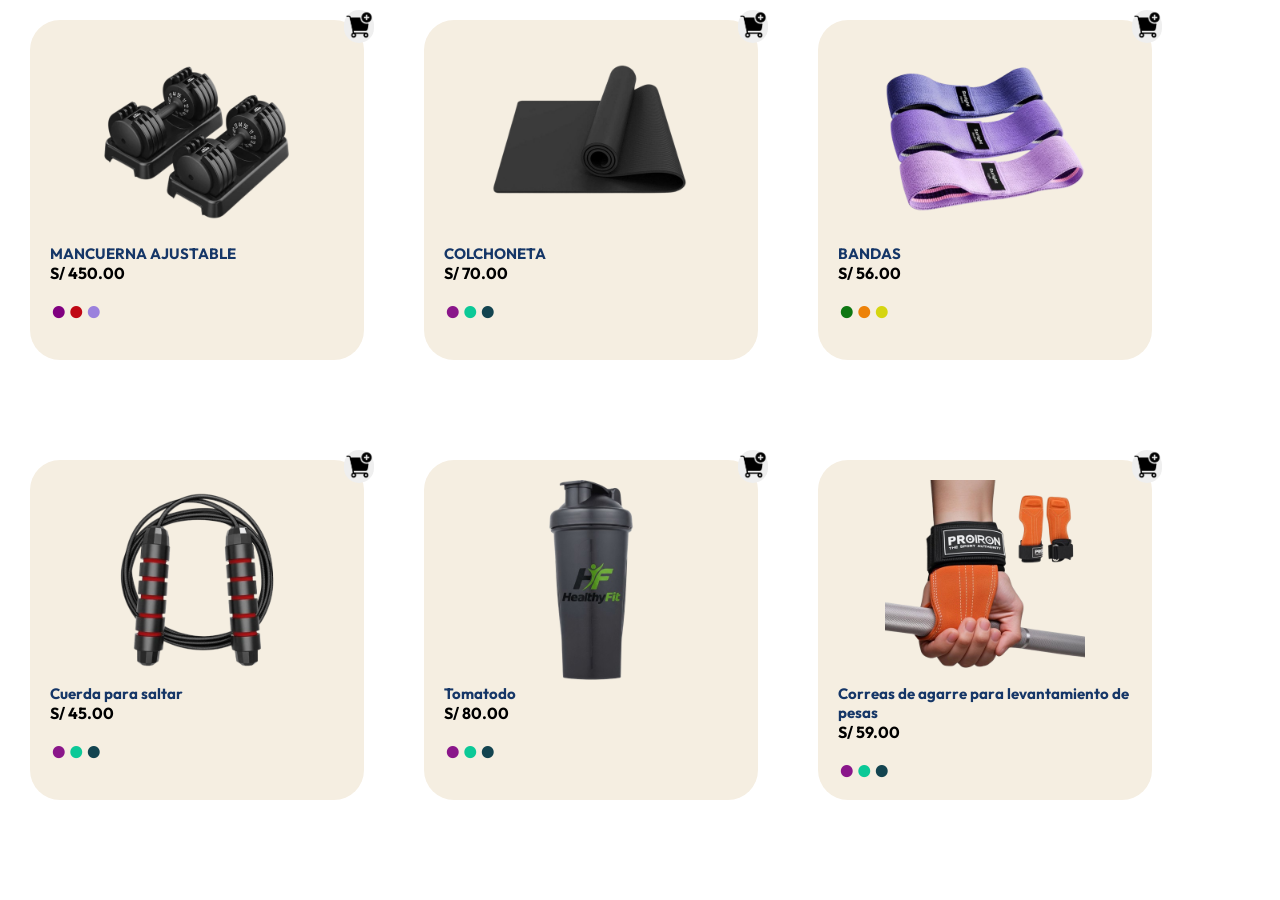
<file: articulos.html>
<!DOCTYPE html>
<html lang="e">
<head>
    <meta charset="UTF-8">
    <meta name="viewport" content="width=device-width, initial-scale=1.0">
    <title>Artículos</title>
    <link rel="stylesheet" href="estilos/estilos.css">
</head>
<body>

 <div class="hombre">

<div class="producto">
<img src="imagenes/articulos/pesas.png" alt="">
<p>MANCUERNA AJUSTABLE</p>
<p>S/ 450.00 <span></span> <span></span></p>
<p><span id="Acolor_prod1">•</span><span id="Acolor2_prod1">•</span><span id="Acolor3_prod1">•</span></p>
<button><img src="imagenes/carrito.png" alt=""></button>
</div>

<div class="producto">
<img src="imagenes/articulos/colchoneta.png" alt="">
<p>COLCHONETA</p>
<p>S/ 70.00 <span></span> <span></span></p>
<p><span id="Acolor_prod2">•</span><span id="Acolor2_prod2">•</span><span id="Acolor3_prod2">•</span></p>
<button><img src="imagenes/carrito.png" alt=""></button>
</div>

<div class="producto">
<img src="imagenes/articulos/bandas.png" alt="">
<p>BANDAS</p>
<p>S/ 56.00 <span></span> <span></span></p>
<p><span id="Acolor_prod3">•</span><span id="Acolor2_prod3">•</span><span id="Acolor3_prod3">•</span></p>
<button><img src="imagenes/carrito.png" alt=""></button>
</div>

<div class="producto">
<img src="imagenes/articulos/cuerda.png" alt="">
<p>Cuerda para saltar </p>
<p>S/ 45.00 <span></span> <span></span></p>
<p><span id="Acolor_prod2">•</span><span id="Acolor2_prod2">•</span><span id="Acolor3_prod2">•</span></p>
<button><img src="imagenes/carrito.png" alt=""></button>
</div>

<div class="producto">
<img src="imagenes/articulos/refresquera.png" alt="">
<p>Tomatodo </p>
<p>S/ 80.00 <span></span> <span></span></p>
<p><span id="Acolor_prod2">•</span><span id="Acolor2_prod2">•</span><span id="Acolor3_prod2">•</span></p>
<button><img src="imagenes/carrito.png" alt=""></button>
</div>

<div class="producto">
<img src="imagenes/articulos/sujetador.png" alt="">
<p>Correas de agarre para levantamiento de pesas</p>
<p>S/ 59.00 <span></span> <span></span></p>
<p><span id="Acolor_prod2">•</span><span id="Acolor2_prod2">•</span><span id="Acolor3_prod2">•</span></p>
<button><img src="imagenes/carrito.png" alt=""></button>
</div>
    </div>

</body>
</html>
</file>
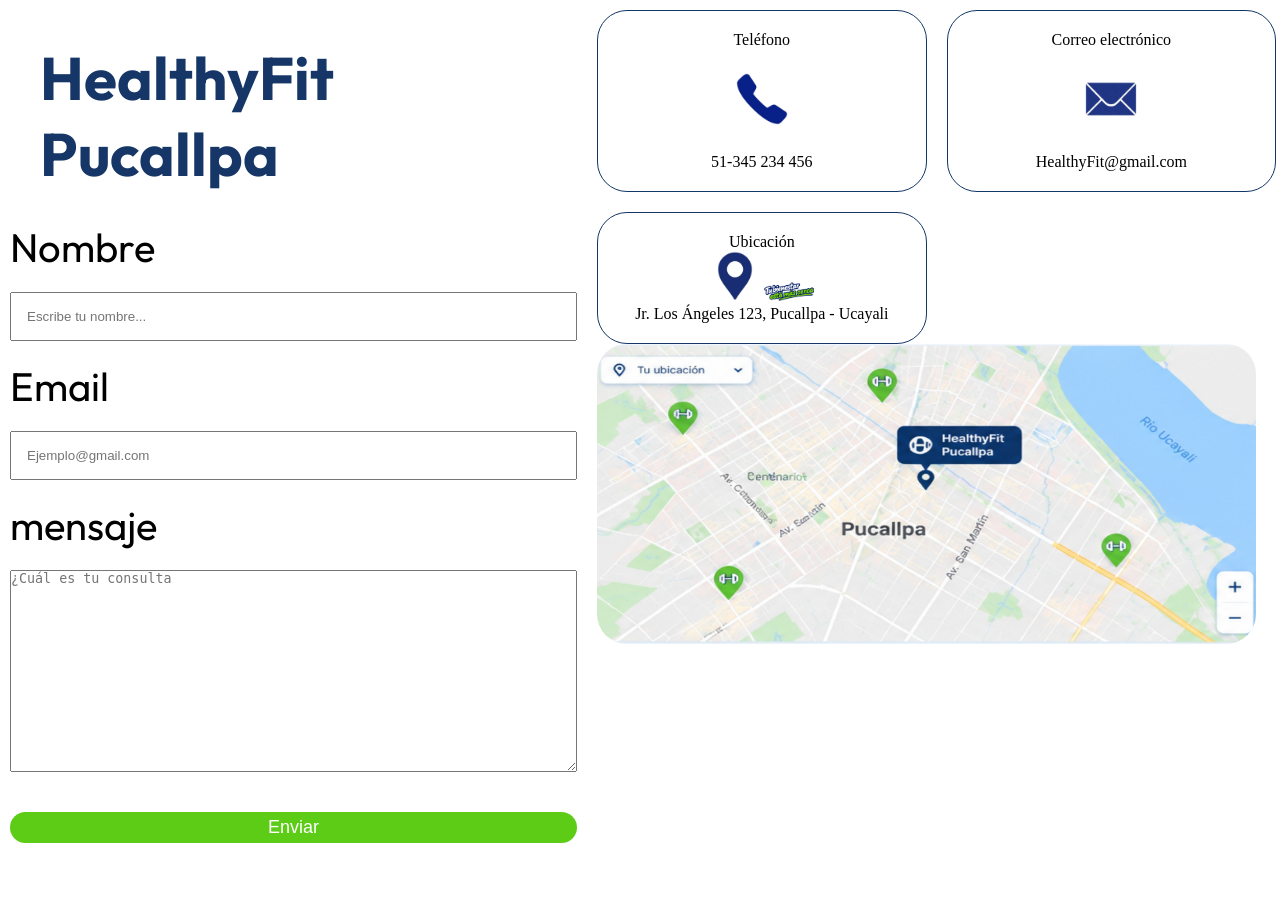
<file: contacto.html>
<!DOCTYPE html>
<html lang="es">
<head>
    <meta charset="UTF-8">
    <meta name="viewport" content="width=device-width, initial-scale=1.0">
    <title>contacto</title>
    <link rel="stylesheet" href="estilos/estilos.css">
</head>
<body class="form-cont">
    <div class="formulario">
        <h1>HealthyFit <br>Pucallpa</h1>
        <form action="">
            <label for="nombre">Nombre</label>
            <input type="text" id="nombre" placeholder="Escribe tu nombre...">
            <label for="email">Email</label>
            <input type="email" id="email" placeholder="Ejemplo@gmail.com">
            <label for="mensaje">mensaje</label>
            <textarea id="mensaje" placeholder="¿Cuál es tu consulta"></textarea>
            <button>Enviar</button>
        </form>
    </div>
    <div class="informacion">
        <div class="corr-tel">
            <p>Teléfono</p>
            <img src="imagenes/contacto/TELEFONO.png" alt="">
            <p>51-345 234 456</p>
        </div>
        <div class="corr-tel">
            <p>Correo electrónico</p>
            <img src="imagenes/contacto/MENSAJE.png" alt="">
            <p>HealthyFit@gmail.com</p>
        </div>
    
    <div>
        <div class="direccion">
        <div class="ubi-cont">
            <p>Ubicación</p>
            <img src="imagenes/contacto/UBI.png" alt="punto-ubi">
           <img src="imagenes/contacto/FRASE.png" alt="frase-ubi">
           <p>Jr. Los Ángeles 123, Pucallpa - Ucayali</p>
        </div>
        <div >
                <img src="imagenes/sedes/mapa.jpg" alt=""class="mapa-sedes">
        <div >
           
        </div>
    </div>
</body>
</html>
</file>
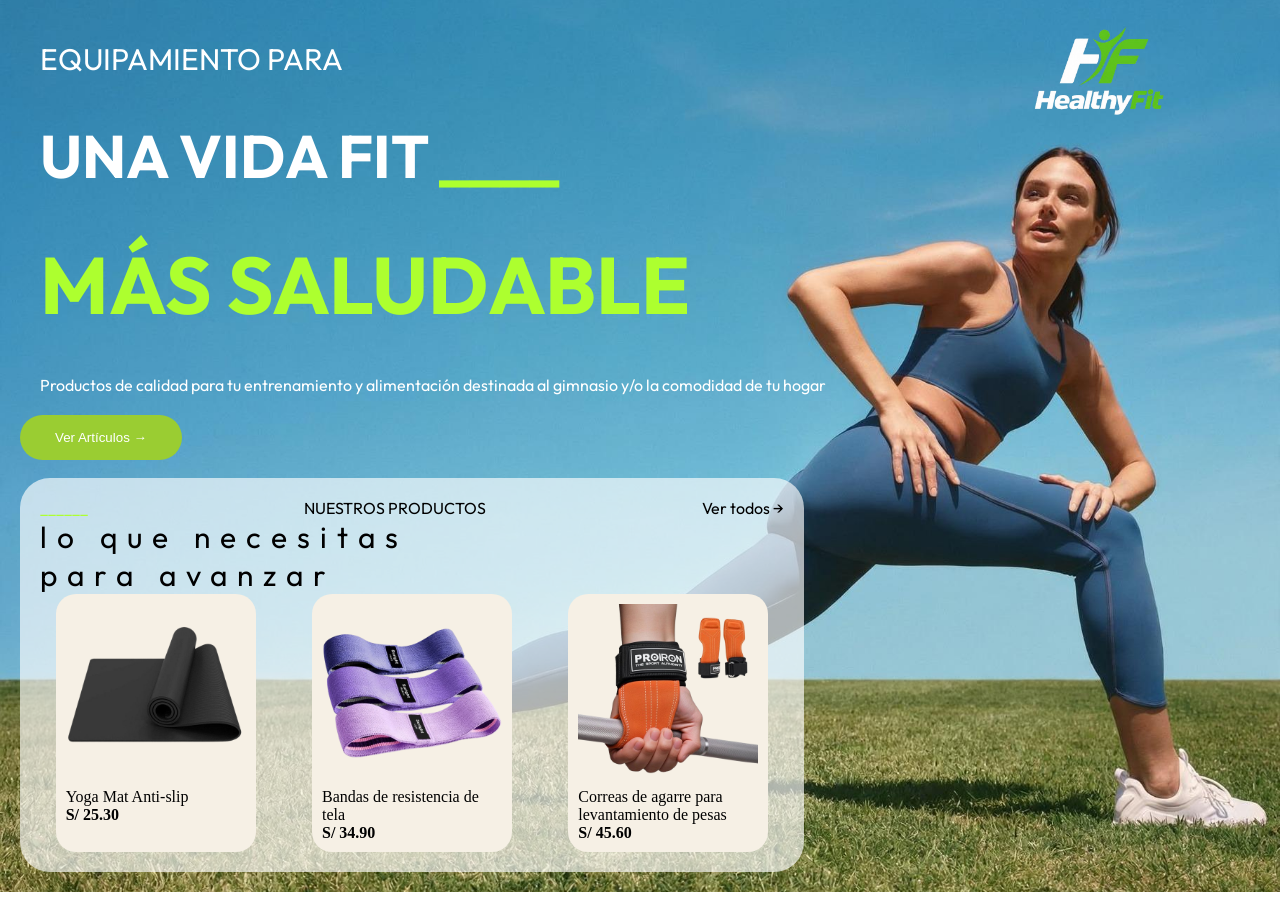
<file: inicio.html>
<!DOCTYPE html>
<html lang="es">
<head>
    <meta charset="UTF-8">
    <meta name="viewport" content="width=device-width, initial-scale=1.0">
    <title>Inicio</title>
    <link rel="stylesheet" href="estilos/estilos.css">
</head>
<body>
    <main>
<img src="imagenes/icono.png" alt="Healty Fit" class="logo_portada">
<section class="portada">
    <div>
        <p class="texto-portada">EQUIPAMIENTO PARA </p>
        <h1>UNA VIDA FIT <span class="linea-verde1">____</span></h1>
        <h2>MÁS SALUDABLE</h2>
        <p class="descripcion">Productos de calidad para tu entrenamiento y alimentación destinada al gimnasio y/o la comodidad de tu hogar</p>
        <button class="boton-principal">Ver Artículos →</button>
    </div>
    <br>
    <section class="productos-destacados">
        <div class="encabezado-productos">
            
                <span class="linea-verde2">______</span><span>NUESTROS PRODUCTOS</span>
             
            <a href="articulos.html" class="ver-todo">Ver todos →</a>

        </div>
        <h3>lo que necesitas <br> para avanzar</h3>
        <div class="productos-tarjetas">
            <div class="tarjeta">
            <img src="imagenes/articulos/colchoneta.png" alt="YOGA MAT">
            <p>Yoga Mat Anti-slip</p>
            <strong>S/ 25.30</strong>
        </div>

          <div class="tarjeta">
            <img src="imagenes/articulos/bandas.png" alt="YOGA MAT">
            <p>Bandas de resistencia de tela</p>
            <strong>S/ 34.90</strong>
        </div>
        
          <div class="tarjeta">
            <img src="imagenes/articulos/sujetador.png" alt="YOGA MAT">
            <p>Correas de agarre para levantamiento de pesas</p>
            <strong>S/ 45.60</strong>
        </div>
        
        
        </div>

    </section>

</section>
    </main>
</body>
</html>
</file>
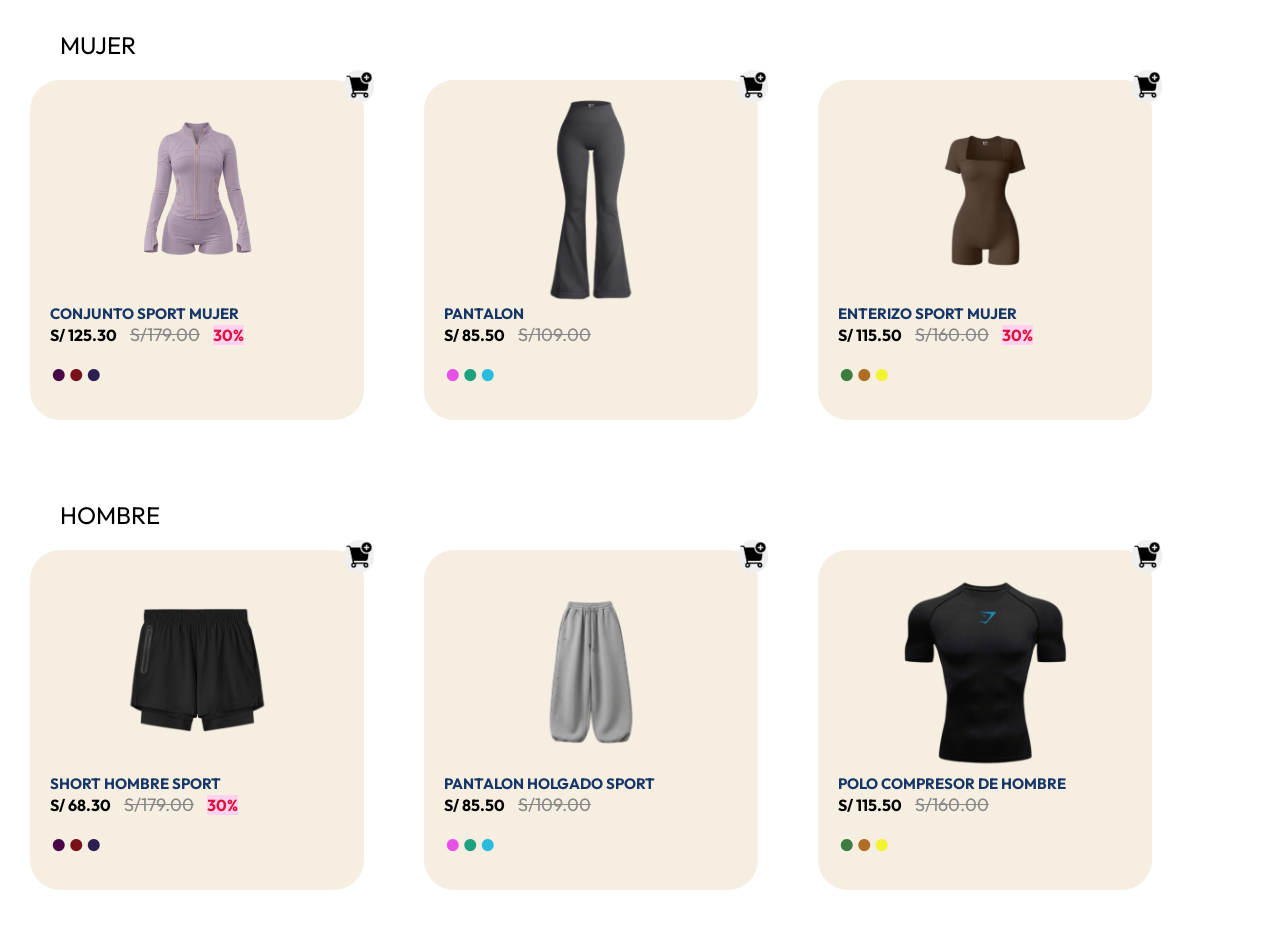
<file: ropa.html>
<!DOCTYPE html>
<html lang="es">
<head>
    <meta charset="UTF-8">
    <meta name="viewport" content="width=device-width, initial-scale=1.0">
    <title>ropa</title>
    <link rel="stylesheet" href="estilos/estilos.css">
</head>
<body>
    <p class="seccion">MUJER</p>
    <div class="mujer">

<div class="producto">
<img src="imagenes/ropa/sport conjunto mujer-Photoroom.png" alt="">
<p>CONJUNTO SPORT MUJER</p>
<p>S/ 125.30 <span class="pr-ant">S/179.00</span> <span class="desc">30%</span></p>
<p><span id="color_prod1">•</span><span id="color2_prod1">•</span><span id="color3_prod1">•</span></p>
<button><img src="imagenes/carrito.png" alt=""></button>
</div>

<div class="producto">
<img src="imagenes/ropa/pantalon_sport_mujer.png" alt="">
<p>PANTALON</p>
<p>S/ 85.50 <span class="pr-ant">S/109.00</span></p>
<p><span id="color_prod2">•</span><span id="color2_prod2">•</span><span id="color3_prod2">•</span></p>
<button><img src="imagenes/carrito.png" alt=""></button>
</div>

<div class="producto">
<img src="imagenes/ropa/enterizo_mujer.png" alt="">
<p>ENTERIZO SPORT MUJER</p>
<p>S/ 115.50 <span class="pr-ant">S/160.00</span> <span class="desc">30%</span></p>
<p><span id="color_prod3">•</span><span id="color2_prod3">•</span><span id="color3_prod3">•</span></p>
<button><img src="imagenes/carrito.png" alt=""></button>
</div>

    </div>
    <p class="seccion">HOMBRE</p>

        <div class="hombre">

<div class="producto">
<img src="imagenes/ropa/short_hombre.png" alt="">
<p>SHORT HOMBRE SPORT</p>
<p>S/ 68.30 <span class="pr-ant">S/179.00</span> <span class="desc">30%</span></p>
<p><span id="color_prod1">•</span><span id="color2_prod1">•</span><span id="color3_prod1">•</span></p>
<button><img src="imagenes/carrito.png" alt=""></button>
</div>

<div class="producto">
<img src="imagenes/ropa/pantalon_hombre.png" alt="">
<p>PANTALON HOLGADO SPORT</p>
<p>S/ 85.50 <span class="pr-ant">S/109.00</span> <span class="desc"></span></p>
<p><span id="color_prod2">•</span><span id="color2_prod2">•</span><span id="color3_prod2">•</span></p>
<button><img src="imagenes/carrito.png" alt=""></button>
</div>

<div class="producto">
<img src="imagenes/ropa/polo_hombre.png" alt="">
<p>POLO COMPRESOR DE HOMBRE </p>
<p>S/ 115.50 <span class="pr-ant">S/160.00</span> <span class="desc"></span></p>
<p><span id="color_prod3">•</span><span id="color2_prod3">•</span><span id="color3_prod3">•</span></p>
<button><img src="imagenes/carrito.png" alt=""></button>
</div>

    </div>
</body>
</html>
</file>
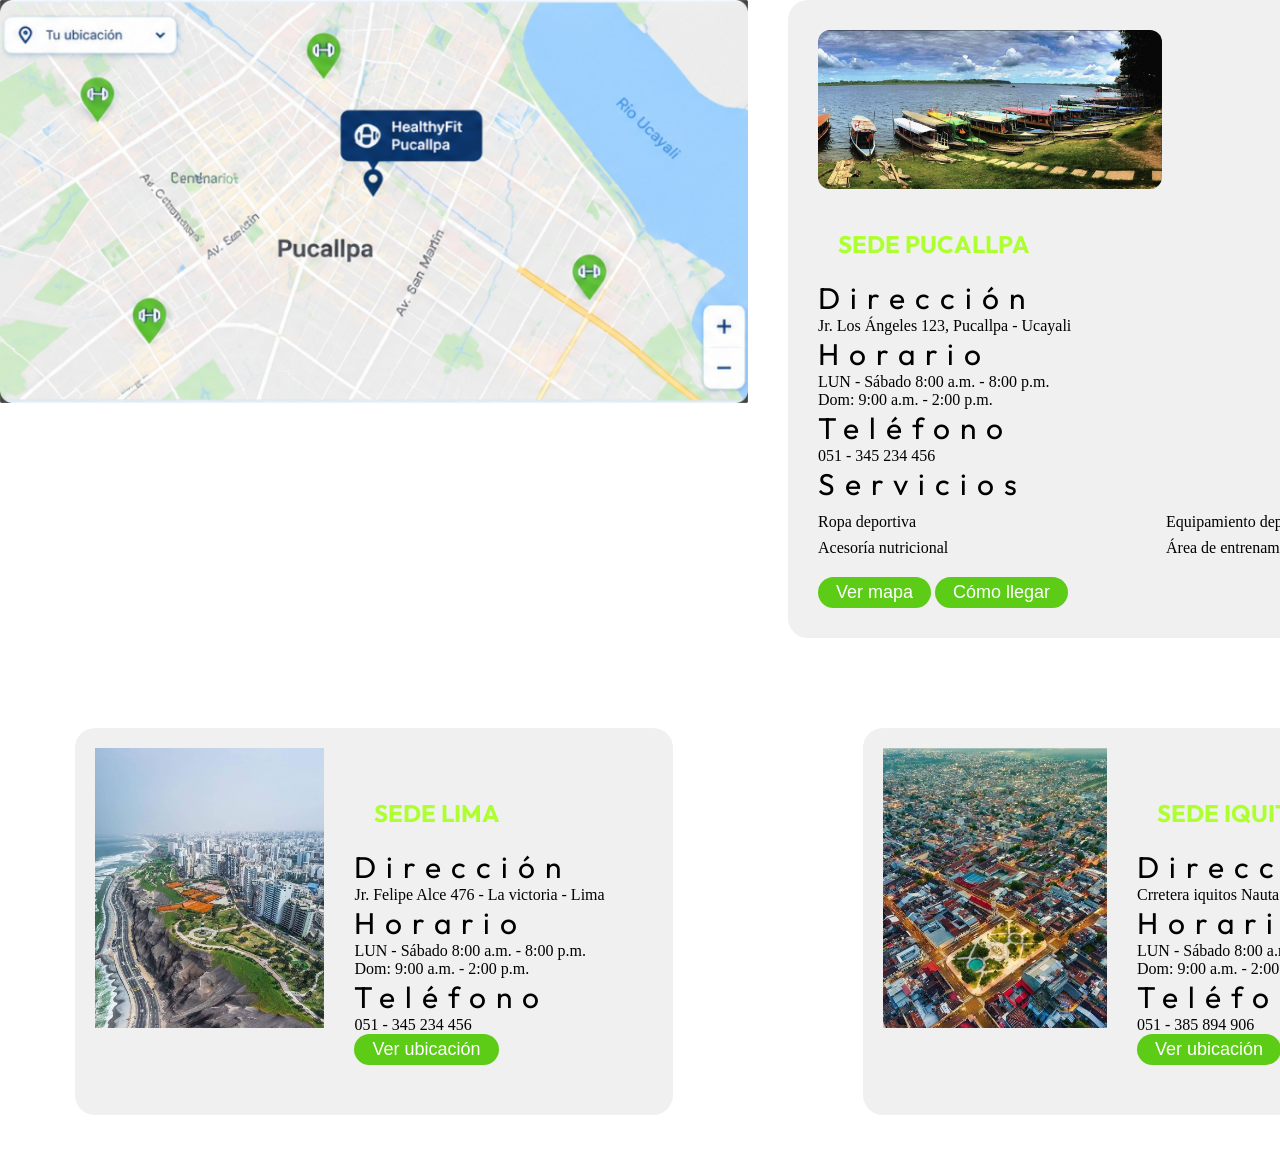
<file: sedes.html>
<!DOCTYPE html>
<html lang="es">
<head>
    <meta charset="UTF-8">
    <meta name="viewport" content="width=device-width, initial-scale=1.0">
    <title>sedes</title>
    <link rel="stylesheet" href="estilos/estilos.css">
</head>
<body> 
   <div class="contenedor-sedes">
    <div class="mapa">
        <img src="imagenes/sedes/mapa.jpg" alt="">
    </div>
    <div class="pucallpa">
    <img src="imagenes/sedes/pucallpa.jpg" alt="">
    <h2>SEDE PUCALLPA</h2>
    <h3>Dirección</h3>
     <p>Jr. Los Ángeles 123, Pucallpa - Ucayali</p>
    <h3>Horario</h3>
    <p>LUN - Sábado 8:00 a.m. - 8:00 p.m. <br> Dom: 9:00 a.m. - 2:00 p.m.</p>
    <h3>Teléfono</h3>
    <p>051 - 345 234 456</p>
    <h3>Servicios</h3>
    <div class="lista-servicios">
    <span>Ropa deportiva</span>
    <span>Equipamiento deportivo</span>
    <span>Acesoría nutricional</span>
    <span>Área de entrenamiento</span>
    </div>
    <div class="botones-sede">
        <button>Ver mapa</button>
        <button>Cómo llegar</button>

    </div>
    </div>

    <div class="sede-lima">
        <img src="imagenes/sedes/lima.jpg" alt="">
        <div class="info-sede">
        <h2>SEDE LIMA</h2>
        <h3>Dirección</h3>
        <p>Jr. Felipe Alce 476 - La victoria - Lima </p>
        <h3>Horario</h3>
        <p>LUN - Sábado 8:00 a.m. - 8:00 p.m. <br> Dom: 9:00 a.m. - 2:00 p.m.</p>
        <h3>Teléfono</h3>
        <p>051 - 345 234 456</p>
        <button>Ver ubicación</button>
        </div>
       
      </div>

     <div class="sede-iquitos">
        <img src="imagenes/sedes/iquitos.jpg" alt="">
        <div class="info-sede">
        <h2>SEDE IQUITOS</h2>
        <h3>Dirección</h3>
        <p>Crretera iquitos Nauta km. 2, 7 476</p>
        <h3>Horario</h3>
        <p>LUN - Sábado 8:00 a.m. - 8:00 p.m. <br> Dom: 9:00 a.m. - 2:00 p.m.</p>
        <h3>Teléfono</h3>
        <p>051 - 385 894 906</p>
        <button>Ver ubicación</button>
        </div>
        
       </div>

</div>
</body>
</html>
</file>
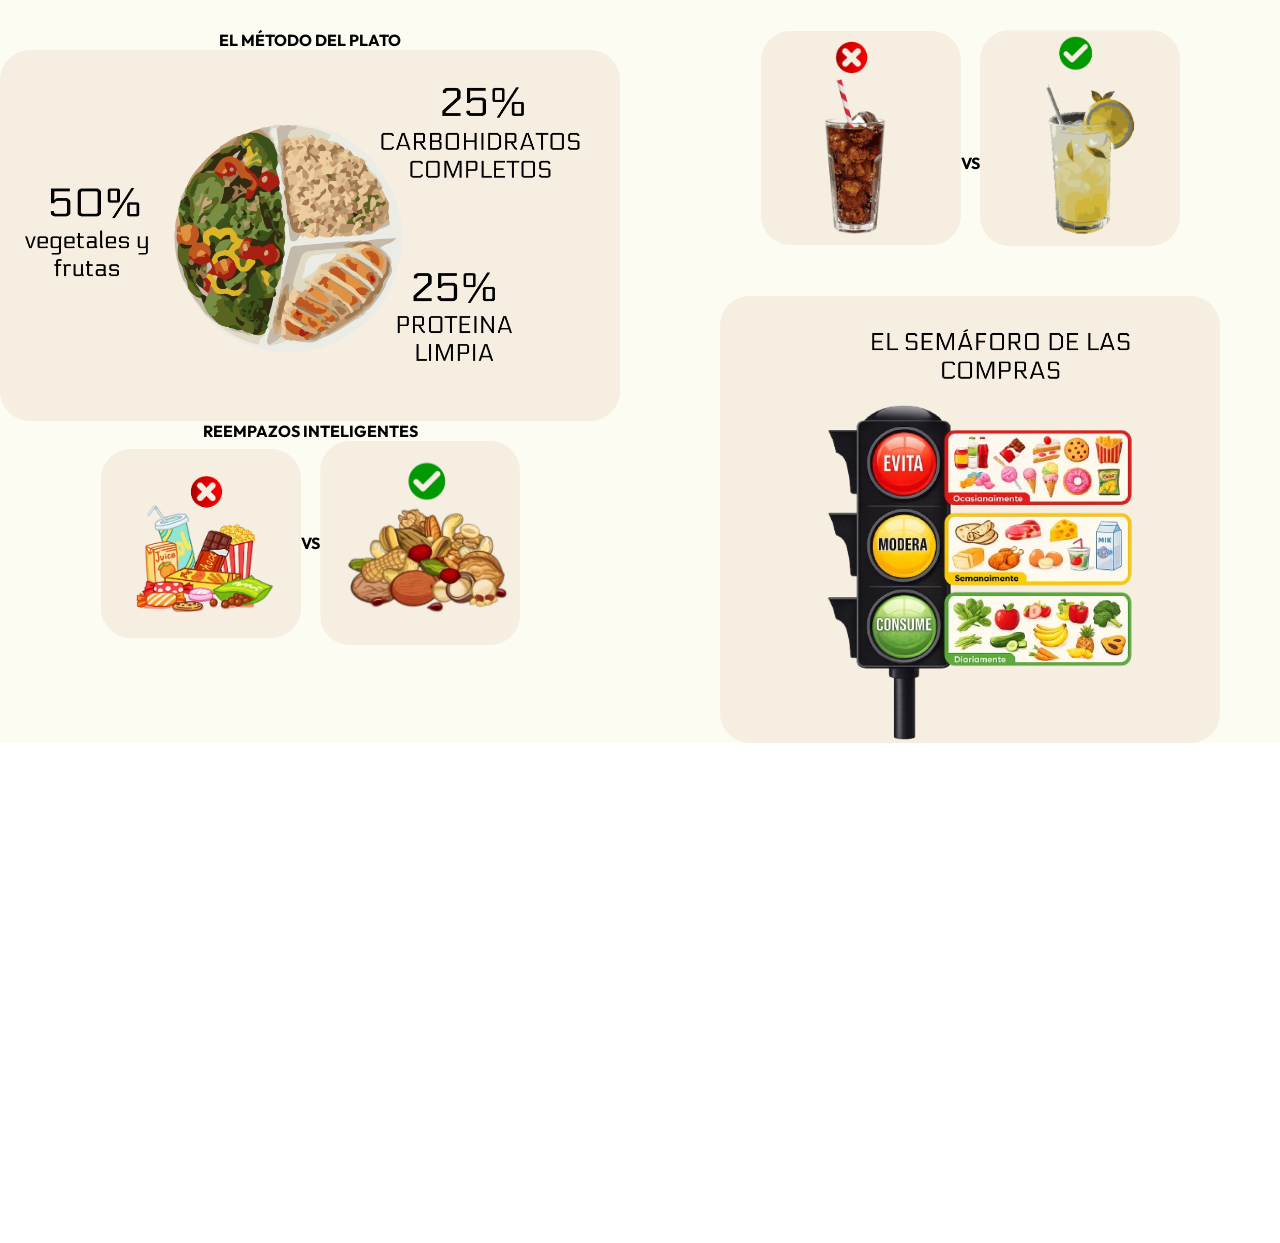
<file: tips.html>
<!DOCTYPE html>
<html lang="es">
<head>
    <meta charset="UTF-8">
    <meta name="viewport" content="width=device-width, initial-scale=1.0">
    <title>tips</title>
    <link rel="stylesheet" href="estilos/estilos.css">
</head>
<body>
  <div class="cont_tips">
    <section class="metodo">
        <p>EL MÉTODO DEL PLATO</p>
<div>
     <img src="imagenes/tips/metodo.png" alt="">
</div>
<p>REEMPAZOS INTELIGENTES</p>
<div>
    <img src="imagenes/tips/chatarra2.png" alt="">
    <p>VS</p>
    <img src="imagenes/tips/natural2.png" alt="">
</div>
    </section>
    
    <section>
        <div>
            <img src="imagenes/tips/coca2.png" alt="">
            <p>VS</p>
            <img src="imagenes/tips/limonada2.png" alt="">
        </div>
        <div>
            <img src="imagenes/tips/semaforo2.png" alt="">
        </div>
    </section>
  </div>

</body>
</html>
</file>
<file: estilos/estilos.css>
@import url('https://fonts.googleapis.com/css2?family=Outfit:wght@100..900&display=swap');

*{
    margin: 0;
    padding: 0;
}
/*================================
AQUI PERSONALIZO NAVEGACIÓN
=================================*/
.pagina{
    width: 100%;
}
nav{
    background-color: #153667;
    width: 100%;
    min-height: 100px;
border-radius: 20px 20px 0px 0px;
display: flex;
align-items: center;
}
nav img{
    width: 65px;
}
.enlaces-menu{
display: flex;
align-items: center;
gap: 30px;
position: absolute;
left: 50%;
transform: translate(-50%);
font-family: "Outfit", sans-serif;
}
.enlaces-menu a{
    color: white;
    text-decoration: none;
}
.enlaces-menu a:hover{
    color: darkgray;
}
/*=================================
AQUI PERZONALIZO BOTON
=================================*/
nav button{
    margin-left: 80%;
    background-color: #a5f357;
    color: white;
    padding: 10px;
    border-radius: 15px;
    border: none;
    cursor: pointer;
    
}
nav button:hover{
    background-color: #b2ff47;
    transform: scale(1.05);
}
/*=================================
IFRAME
=================================*/
iframe{
    width: 100%;
    height: calc(100vh);
    border: none;
}
/*================================
AQUI PERSONALIZO INICIO
=================================*/
.portada{
    min-height: calc(100vh - 0%);
    background-image: url("../imagenes/portada.jpg");
background-size:cover ;
background-position: center;
padding: 20px;
}
.logo_portada{
    position: absolute;
    width: 150px;
  left: 80%;  
}
.texto-portada{
color: white;
font-family: "Outfit", sans-serif;
font-size: 30px;  
padding: 20px;
}
h1{  
  font-family: "Outfit", sans-serif;  
  color: white;
  font-size: 60px;
  padding: 20px;
}
h2{
    color: greenyellow;
    font-size: 80px;
    font-family: "Outfit", sans-serif;  
    padding: 20px;
}
.linea-verde1{
    color: greenyellow;

}
.descripcion{
    color: white;
    font-family: "Outfit", sans-serif;
    padding: 20px;
}
.boton-principal{
    background-color: yellowgreen;
    padding: 15px 35px;
    border-radius: 30px;
    color: white;
    border: none;
}
.boton-principal:hover{
    background-color: rgb(178, 255, 171);
    cursor: pointer;
}
.productos-destacados{
    background-color: rgb(255, 255, 255, 0.65);
    width: 60%;
    border-radius: 30px;
    padding: 20px;
}
.encabezado-productos{
    display: flex;
    justify-content: space-between;
    font-family: "Outfit", sans-serif;  
}
.linea-verde2{
    color: greenyellow;
}
.ver-todo{
    color: black;
    text-decoration: none;
}
.ver-todo:hover{
    color: white;
}
h3{
    font-family: "Outfit", sans-serif;
    font-size: 30px;
    font-weight: 400;
    letter-spacing: 10px;
}
.productos-tarjetas{
    display: flex;
    justify-content: space-around;
    gap: 25px;
}
.tarjeta{
    background-color: #f6f0e5;
    width: 180px;
    padding: 10px;
    border-radius: 20px;
}
.tarjeta:hover{
    background-color: rgb(161, 160, 160);
}
.tarjeta img{
    width: 100%;   
}
/*================================
AQUI PERSONALIZO FOOTER
=================================*/
footer{
    width: 100%;
    min-height: 100px;
    background-color: #153667;
    color: white;
    font-family: "Outfit", sans-serif;  
    display: flex;
    align-items: center;
    justify-content: center;
}
/*================================
AQUI PERSONALIZO SECCIÓN DE ROPA
=================================*/

.mujer,
.hombre{
    width: 90%;
    display: grid;
    grid-template-columns: repeat(3, 2fr);
    gap: 30px;
}
.producto{
    position: relative;
    height: 300px;
    background-color: #f5eee1;
    margin-bottom: 50px;
    border-radius: 30px;
    padding: 20px;
    margin-top: 20px;
    margin-left: 30px;
}
.producto:hover{
    background-color: #777;

}
.producto img{
    width: 100%;
    height: 200px;
    object-fit: contain;
}
.producto p:nth-of-type(1){
    color: #153667;
    font-family: "Outfit", sans-serif; 
    font-weight: bolder;
    font-size: 15px;
}
.producto p:nth-of-type(2){
    color: black;
    font-family: "Outfit", sans-serif; 
    font-weight: bolder;
}
.pr-ant{
    color: #888;
text-decoration: line-through;
font-weight: lighter;
margin-left: 10px;
font-size: 18px;

}
.desc{
color: crimson;
margin-left: 10px;
font-size: medium;
background-color: #ffd2f1;
}
.producto button img{
    width: 30px;
    height: 30px;
}
.producto button{
    position: absolute;
    top: -10px;
    right: -10px;
    border-radius: 30px;
    border: none;
}
   .producto button:hover{
    background-color: #777;
   } 
.seccion{
    font-size: x-large;
    font-family: "Outfit", sans-serif;
    margin-top: 30px;
    margin-left: 60px;
}
#color_prod1{
    color: rgb(73, 7, 73);
    font-size: 50px;
}
#color2_prod1{
    color: rgb(122, 17, 24);
    font-size: 50px;
}
#color3_prod1{
    color: rgb(46, 31, 82);
    font-size: 50px;
}

#color_prod2{
    color: rgb(231, 81, 231);
    font-size: 50px;
}
#color2_prod2{
    color: rgb(29, 161, 126);
    font-size: 50px;
}
#color3_prod2{
    color: rgb(40, 188, 225);
    font-size: 50px;
}

#color_prod3{
    color: rgb(60, 124, 62);
    font-size: 50px;
}
#color2_prod3{
    color: rgb(175, 110, 36);
    font-size: 50px;
}
#color3_prod3{
    color: rgb(243, 243, 49);
    font-size: 50px;
}

/*================================
AQUI PERSONALIZO SECCIÓN DE ARTICULOS
=================================*/

#Acolor_prod1{
    color: purple;
    font-size: 50px;
}
#Acolor2_prod1{
    color: rgb(192, 7, 19);
    font-size: 50px;
}
#Acolor3_prod1{
    color: rgb(155, 129, 221);
    font-size: 50px;
}

#Acolor_prod2{
    color: rgb(138, 22, 138);
    font-size: 50px;
}
#Acolor2_prod2{
    color: rgb(11, 201, 151);
    font-size: 50px;
}
#Acolor3_prod2{
    color: rgb(19, 68, 80);
    font-size: 50px;
}

#Acolor_prod3{
    color: rgb(14, 119, 18);
    font-size: 50px;
}
#Acolor2_prod3{
    color: rgb(237, 130, 9);
    font-size: 50px;
}
#Acolor3_prod3{
    color: rgb(213, 213, 16);
    font-size: 50px;
}

/*================================
AQUI PERSONALIZO SECCIÓN DE TIPS
=================================*/
.cont_tips{
    background-color: #fcfcf3;
    width: 100%;
    display: grid;
    grid-template-columns: 1fr 1fr;
    gap: 40px;
    font-family: "Outfit", sans-serif; 
    margin-bottom: 500px;
    
}
.cont_tips img{
  max-width: 100%;  
 height: auto;
  border-radius: 30px;
}
.metodo div:nth-of-type(2) img{
max-width: 200px;
}
.cont_tips section div{
    display: flex;
    flex-direction: row;
    justify-content: center;
    align-items: center;
}
.cont_tips section:nth-child(2) div:first-child img{
    max-width: 200px;
    margin-bottom: 50px;
}
.cont_tips section:nth-child(2) div:last-child img{
    max-width: 500px;
}
.cont_tips section{
    text-align: center;
    font-weight: bolder;
    margin-top: 30px;
}
/*======================================
AQUI PERZONALIZO SEDES
======================================*/
.contenedor-sedes{
    width: 120%;    
    display: grid;
    grid-template-columns: 1fr 1fr;
    gap: 40px;
}
.mapa img{
    width: 100%;
    height: auto;
}
.sede-lima,
.sede-iquitos{
    background-color: #f0f0f0;
    margin: 0 10% 50px 10%;
    padding: 20px;
    margin-bottom: 50px;
    margin-right: 10%;
    border-radius: 20px;
}
.pucallpa{
    background-color: #f0f0f0;
    margin: 0 ;
    padding: 30px;
    margin-bottom: 50px;
    border-radius: 20px;
    display: flex;
    flex-direction: column;
    justify-content: space-between;
    text-align: left;

}
.sede-lima,
.sede-iquitos{
    display: flex;
}
.sede-lima img,
.sede-iquitos img{
    max-height: 280px;
}
.pucallpa img{
    width: 50%;
    object-fit: cover;
    max-height: 200px;
    border-radius: 12px;margin-bottom: 20px;

}
.pucallpa h2,
.sede-lima h2,
.sede-iquitos h2{
    font-size: 24px;
}

.lista-servicios{
    margin-left: 200px;
    display: grid;
    grid-template-columns: 1fr 1fr;
    margin: 10px 0 20px 0; 
    gap: 8px; /* Controla la separación entre cada fila de servicio */
    width: 100%;
}
.contenedor-sedes button{
        border: none;

    background-color: #5dcc16;
    color: white;
    padding: 5px 18px;
    border-radius: 20px;
    font-size: 18px;
    font-family: Arial, Helvetica, sans-serif;
    cursor: pointer;
    transition: background-color 0.2s ease,
                transform 0.2s ease;
}
.contenedor-sedes button:hover{
    background-color: #d3ffb9;
    transform: scale(1.05);
}
.sede-lima .info-sede, 
.sede-iquitos .info-sede{
    flex: 1;
    padding: 30px;
}
/*=======================================
AQUI PERZONALIZO CONTACTO
=======================================*/
.form-cont{
    display: grid;
    grid-template-columns: 45% 55%;
    gap: 20px;
    margin: 10px;
}
.formulario{
    width: 100%;
}
.formulario h1{
    color: #153667;
    margin: 10px;
}
.formulario form{
    display: flex;
    flex-direction: column;
    border-radius: 20px;
    gap: 20px;
}
.formulario label{
    font-size: 40px;
    font-family: "Outfit", sans-serif; 
}
.formulario form > input{
    padding: 15px;
}
.formulario form > textarea{
    height: 200px;
}
.formulario button{
    border: none;
    background-color: #5dcc16;
    color: white;
    padding: 5px 18px;
    border-radius: 20px;
    font-size: 18px;
    font-family: Arial, Helvetica, sans-serif;
    cursor: pointer;
    margin-top:  20px;
    transition: background-color 0.2s ease,
                transform 0.2s ease;
}
.formulario button:hover{
    background-color: #d3ffb9;
    transform: scale(1.05);
}
.informacion{
    display: grid;
    grid-template-columns: 1fr 1fr;
    width: 98%;
    gap: 20px;
    height: 150px;
}
.corr-tel{
    text-align: center;
    border: 1px solid #123667;
    border-radius: 30px;
    padding: 20px;
}
.corr-tel img{
    width: 100px;
}
.direccion{
    grid-column: 2;
    grid-row: 2;
    text-align: center;
}
.ubi-cont{
    border: 1px solid #153667;
    border-radius: 30px;
    padding: 20px;
}
.ubi-cont img{
    width: 50px; 
}
.punto-ubi{
    max-width: 30px;
}
.frase-ubi{
    max-width: 100%;
}
.mapa-sedes{
    width: 200%;
    height: 300px;
    border-radius: 30px;
}
</file>
